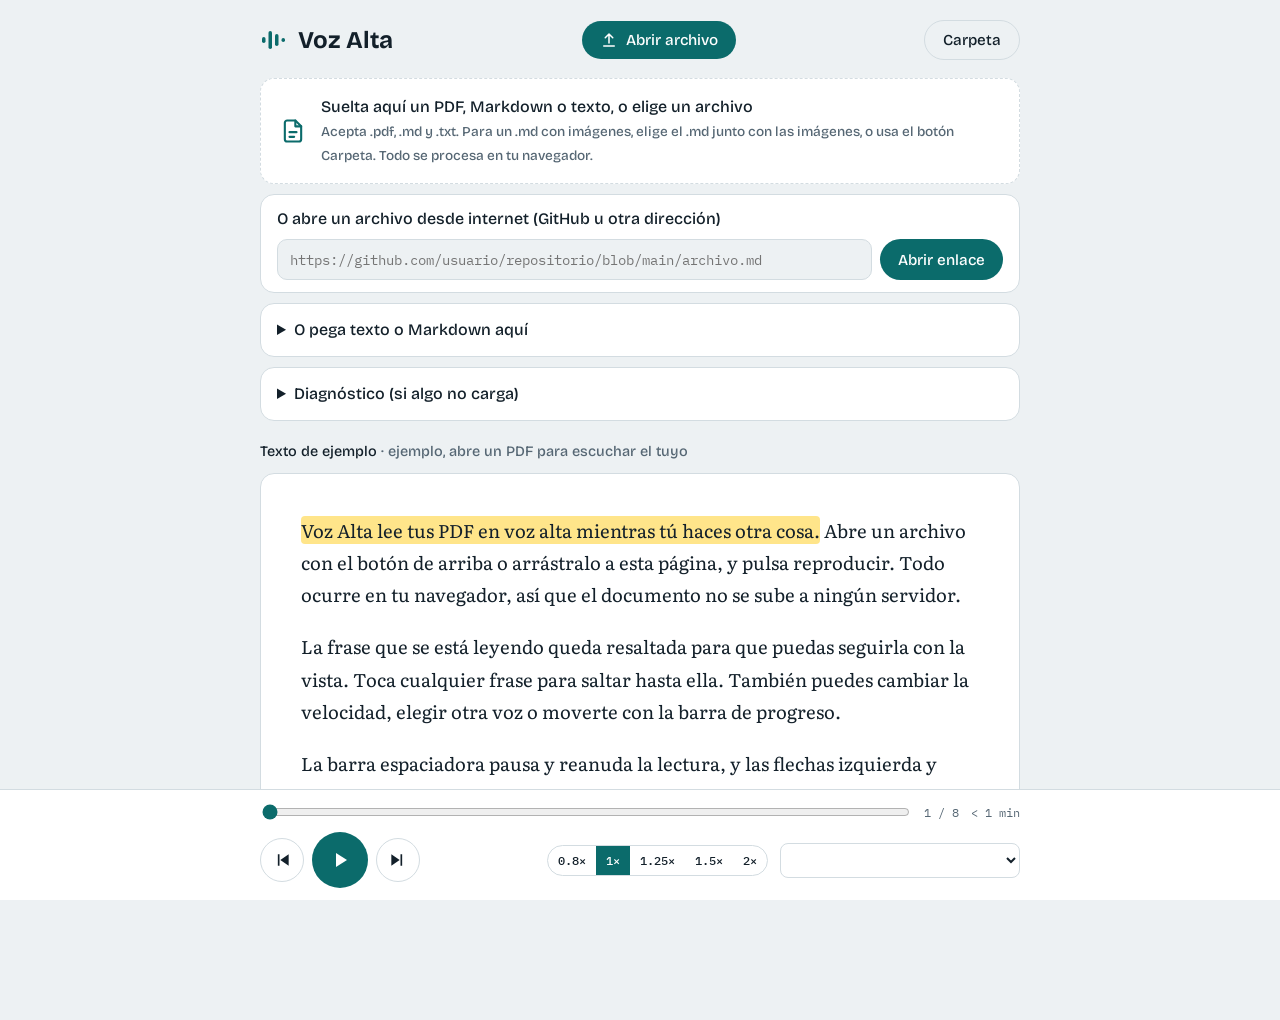
<file: index.html>
<!doctype html>
<html lang="es">
<head>
<meta charset="utf-8">
<meta name="viewport" content="width=device-width, initial-scale=1, viewport-fit=cover">
<title>Voz Alta</title>
<link rel="stylesheet" href="css/styles.css?v=3">
</head>
<body>

<div class="wrap">
  <header class="top">
    <div class="brand">
      <svg viewBox="0 0 28 28" fill="currentColor" aria-hidden="true"><rect x="2" y="11" width="3.5" height="6" rx="1.75"/><rect x="8.5" y="5" width="3.5" height="18" rx="1.75"/><rect x="15" y="8" width="3.5" height="12" rx="1.75"/><rect x="21.5" y="12" width="3.5" height="4" rx="1.75"/></svg>
      Voz Alta
    </div>
    <span class="btn filebtn">
      <svg viewBox="0 0 24 24" fill="none" stroke="currentColor" stroke-width="2" stroke-linecap="round" stroke-linejoin="round" aria-hidden="true"><path d="M12 16V4M7 9l5-5 5 5M5 20h14"/></svg>
      Abrir archivo
    <input type="file" id="file2" class="ovl" multiple aria-label="Abrir archivo PDF, Markdown o texto, con sus imágenes">
    </span>
    <span class="btn ghost filebtn" title="Elige una carpeta con el .md y sus imágenes">Carpeta
      <input type="file" id="folder" class="ovl" webkitdirectory multiple aria-label="Abrir una carpeta con documentos e imágenes">
    </span>
  </header>

  <label class="drop" id="drop" for="file">
    <svg viewBox="0 0 24 24" fill="none" stroke="currentColor" stroke-width="1.8" stroke-linecap="round" stroke-linejoin="round" aria-hidden="true"><path d="M14 3H7a2 2 0 0 0-2 2v14a2 2 0 0 0 2 2h10a2 2 0 0 0 2-2V8z"/><path d="M14 3v5h5M9 13h6M9 17h4"/></svg>
    <span><b>Suelta aquí un PDF, Markdown o texto, o elige un archivo</b><small>Acepta .pdf, .md y .txt. Para un .md con imágenes, elige el .md junto con las imágenes, o usa el botón Carpeta. Todo se procesa en tu navegador.</small></span>
    <input type="file" id="file" class="ovl" multiple aria-label="Elegir archivo PDF, Markdown o texto, con sus imágenes">
  </label>

  <form class="urlrow" id="urlform" autocomplete="off">
    <label for="urlin">O abre un archivo desde internet (GitHub u otra dirección)</label>
    <div class="row">
      <input type="url" id="urlin" inputmode="url" placeholder="https://github.com/usuario/repositorio/blob/main/archivo.md">
      <button class="btn" id="urlgo" type="submit">Abrir enlace</button>
    </div>
  </form>

  <details class="paste" id="paste">
    <summary>O pega texto o Markdown aquí</summary>
    <textarea id="pastetxt" placeholder="Pega aquí el texto que quieres escuchar" aria-label="Texto a leer"></textarea>
    <div class="row">
      <button class="btn" id="pastego" type="button">Leer este texto</button>
      <label><input type="checkbox" id="pastemd" checked> Es Markdown</label>
    </div>
  </details>

  <details class="paste" id="diag">
    <summary>Diagnóstico (si algo no carga)</summary>
    <pre id="diaglog" style="white-space:pre-wrap;overflow-wrap:anywhere;font:0.75rem/1.5 var(--mono);color:var(--muted);margin:8px 0 4px"></pre>
  </details>

  <div class="meta">
    <div><select id="docpick" hidden aria-label="Documento de la carpeta"></select> <strong id="name">Texto de ejemplo</strong> <span id="status" role="status"></span></div>
  </div>

  <section class="ocr" id="ocr" hidden aria-live="polite">
    <strong id="ocrmsg"></strong>
    <div class="ocr-row">
      <label>Idioma del texto
        <select id="ocrlang" aria-label="Idioma del texto a reconocer">
          <option value="spa">Español</option>
          <option value="eng">English</option>
          <option value="fra">Français</option>
          <option value="por">Português</option>
          <option value="deu">Deutsch</option>
          <option value="ita">Italiano</option>
        </select>
      </label>
      <button class="btn" id="ocrgo" type="button">Reconocer texto (OCR)</button>
      <button class="btn ghost" id="ocrcancel" type="button" hidden>Cancelar</button>
    </div>
    <progress id="ocrbar" max="100" value="0" hidden></progress>
    <small>El motor y los idiomas están en la carpeta vendor, así que funciona sin conexión. Las páginas se procesan en tu navegador. El resultado puede tener errores.</small>
  </section>

  <article class="doc" id="doc"></article>
</div>

<footer class="player">
  <div class="pin">
    <div class="prog">
      <input type="range" id="seek" min="0" max="0" value="0" step="1" aria-label="Progreso de lectura">
      <span id="count">0 / 0</span>
      <span id="remain"></span>
    </div>
    <div class="ctl">
      <div class="transport">
        <button class="ic" id="prev" type="button" aria-label="Frase anterior"><svg viewBox="0 0 24 24"><path d="M7 5h2v14H7zM20 5v14L10 12z"/></svg></button>
        <button class="ic play" id="play" type="button" aria-label="Reproducir"></button>
        <button class="ic" id="next" type="button" aria-label="Frase siguiente"><svg viewBox="0 0 24 24"><path d="M15 5h2v14h-2zM4 5v14l10-7z"/></svg></button>
      </div>
      <div class="opts">
        <div class="pager" id="pager" role="group" aria-label="Páginas" hidden>
          <button type="button" id="pprev" aria-label="Página anterior"><svg viewBox="0 0 24 24" width="18" height="18" fill="none" stroke="currentColor" stroke-width="2.2" stroke-linecap="round" stroke-linejoin="round" aria-hidden="true"><path d="M15 6l-6 6 6 6"/></svg></button>
          <input type="number" id="pnum" min="1" value="1" inputmode="numeric" aria-label="Número de página">
          <span id="ptotal"></span>
          <button type="button" id="pnext" aria-label="Página siguiente"><svg viewBox="0 0 24 24" width="18" height="18" fill="none" stroke="currentColor" stroke-width="2.2" stroke-linecap="round" stroke-linejoin="round" aria-hidden="true"><path d="M9 6l6 6-6 6"/></svg></button>
        </div>
        <div class="speeds" id="speeds" role="group" aria-label="Velocidad">
          <button type="button" data-r="0.8" aria-pressed="false">0.8×</button>
          <button type="button" data-r="1" aria-pressed="true">1×</button>
          <button type="button" data-r="1.25" aria-pressed="false">1.25×</button>
          <button type="button" data-r="1.5" aria-pressed="false">1.5×</button>
          <button type="button" data-r="2" aria-pressed="false">2×</button>
        </div>
        <select id="voice" aria-label="Voz"></select>
      </div>
    </div>
  </div>
</footer>

<script src="vendor/pdfjs/pdf.min.js"></script>
<script src="vendor/tesseract/tesseract.min.js"></script>
<script src="js/app.js?v=3"></script>

</body>
</html>
</file>
<file: css/styles.css>
@font-face{font-family:'Bricolage Grotesque';font-weight:500;font-style:normal;font-display:swap;src:url('../fonts/bricolage-grotesque-latin-500-normal.woff2') format('woff2');}
@font-face{font-family:'Bricolage Grotesque';font-weight:700;font-style:normal;font-display:swap;src:url('../fonts/bricolage-grotesque-latin-700-normal.woff2') format('woff2');}
@font-face{font-family:'Literata';font-weight:400;font-style:normal;font-display:swap;src:url('../fonts/literata-latin-400-normal.woff2') format('woff2');}
@font-face{font-family:'Literata';font-weight:600;font-style:normal;font-display:swap;src:url('../fonts/literata-latin-600-normal.woff2') format('woff2');}
@font-face{font-family:'IBM Plex Mono';font-weight:400;font-style:normal;font-display:swap;src:url('../fonts/ibm-plex-mono-latin-400-normal.woff2') format('woff2');}
@font-face{font-family:'IBM Plex Mono';font-weight:500;font-style:normal;font-display:swap;src:url('../fonts/ibm-plex-mono-latin-500-normal.woff2') format('woff2');}

/* Layout: una columna de lectura (760px) con barra de reproduccion fija abajo. La frase activa se resalta como marcador. */
:root {
  --bg: #EDF1F3;
  --surface: #FFFFFF;
  --ink: #13202A;
  --muted: #566774;
  --line: #D3DCE1;
  --accent: #0B6B6B;
  --accent-ink: #FFFFFF;
  --mark: #FFE58A;
  --mark-ink: #13202A;
  --player: #FFFFFF;
  --danger: #A52A2A;
  --ui: "Bricolage Grotesque", system-ui, -apple-system, "Segoe UI", sans-serif;
  --read: "Literata", Georgia, "Times New Roman", serif;
  --mono: "IBM Plex Mono", ui-monospace, "SFMono-Regular", Menlo, monospace;
}
@media (prefers-color-scheme: dark) {
  :root:not([data-theme="light"]) {
    --bg: #0E181D; --surface: #142229; --ink: #E4ECEF; --muted: #93A6B1; --line: #25363F;
    --accent: #5FD3C6; --accent-ink: #06201D; --mark: #5B4A12; --mark-ink: #FFF4CC; --player: #17262E; --danger: #FF9A9A;
    color-scheme: dark;
  }
}
:root[data-theme="dark"] {
  --bg: #0E181D; --surface: #142229; --ink: #E4ECEF; --muted: #93A6B1; --line: #25363F;
  --accent: #5FD3C6; --accent-ink: #06201D; --mark: #5B4A12; --mark-ink: #FFF4CC; --player: #17262E; --danger: #FF9A9A;
  color-scheme: dark;
}
* { box-sizing: border-box; }
body {
  background: var(--bg);
  color: var(--ink);
  font: 16px/1.5 var(--ui);
  padding-left: max(16px, env(safe-area-inset-left, 0px));
  padding-right: max(16px, env(safe-area-inset-right, 0px));
  padding-block: 20px 230px;
}
.wrap { max-width: 760px; margin: 0 auto; }
.top { display: flex; align-items: center; justify-content: space-between; gap: 12px; margin-bottom: 18px; }
.brand { display: flex; align-items: center; gap: 10px; font-weight: 700; font-size: 1.5rem; letter-spacing: -0.01em; }
.brand svg { width: 28px; height: 28px; color: var(--accent); }
.btn { display: inline-flex; align-items: center; gap: 8px; background: var(--accent); color: var(--accent-ink); border: 0; border-radius: 999px; padding: 10px 18px; font: 500 0.95rem var(--ui); cursor: pointer; }
.btn svg { width: 18px; height: 18px; }
:focus-visible { outline: 2px solid var(--accent); outline-offset: 2px; }
.drop { display: flex; align-items: center; gap: 14px; background: var(--surface); border: 1.5px dashed var(--line); border-radius: 14px; padding: 16px 18px; cursor: pointer; transition: border-color .15s; }
.drop:hover, .drop.over { border-color: var(--accent); }
.drop svg { width: 28px; height: 28px; flex: none; color: var(--accent); }
.drop b { display: block; font-weight: 500; }
.drop small { color: var(--muted); font-size: 0.85rem; }
.drop { position: relative; }
.ovl { position: absolute; inset: 0; width: 100%; height: 100%; opacity: 0; cursor: pointer; font-size: 0; border: 0; padding: 0; margin: 0; }
.btn.filebtn { position: relative; overflow: hidden; }
details.paste { margin-top: 10px; background: var(--surface); border: 1px solid var(--line); border-radius: 14px; padding: 10px 16px; }
details.paste summary { cursor: pointer; font-weight: 500; padding: 4px 0; }
details.paste textarea { width: 100%; min-height: 9em; margin: 10px 0; padding: 10px 12px; background: var(--bg); color: var(--ink); border: 1px solid var(--line); border-radius: 10px; font: 0.95rem/1.5 var(--read); resize: vertical; }
details.paste .row { display: flex; flex-wrap: wrap; align-items: center; gap: 10px 16px; padding-bottom: 6px; }
details.paste label { display: flex; align-items: center; gap: 6px; font-size: 0.9rem; color: var(--muted); }
.meta { display: flex; flex-wrap: wrap; align-items: center; justify-content: space-between; gap: 8px 16px; margin: 20px 0 10px; color: var(--muted); font-size: 0.9rem; }
.meta strong { color: var(--ink); font-weight: 500; overflow-wrap: anywhere; }
#status.err { color: var(--danger); }
select { background: var(--surface); color: var(--ink); border: 1px solid var(--line); border-radius: 8px; padding: 7px 10px; font: 0.85rem var(--ui); min-width: 0; max-width: 100%; }
.doc { background: var(--surface); border: 1px solid var(--line); border-radius: 14px; padding: clamp(18px, 4vw, 40px); font: 1.15rem/1.75 var(--read); }
.doc, .doc * { overflow-wrap: anywhere; }
.doc p { margin: 0 0 1.1em; max-width: 66ch; }
.doc p:last-child { margin-bottom: 0; }
.pg { display: flex; align-items: center; gap: 10px; margin: 30px 0 12px; font: 500 0.7rem var(--mono); letter-spacing: 0.12em; text-transform: uppercase; color: var(--muted); }
.pg::after { content: ""; flex: 1; height: 1px; background: var(--line); }
.pg:first-child { margin-top: 0; }
.s { cursor: pointer; border-radius: 4px; transition: background .15s; }
.s:hover { background: color-mix(in srgb, var(--mark) 45%, transparent); }
.s.now { background: var(--mark); color: var(--mark-ink); box-decoration-break: clone; -webkit-box-decoration-break: clone; }
.player { position: fixed; left: 0; right: 0; bottom: 0; z-index: 5; background: var(--player); border-top: 1px solid var(--line);
  padding: 12px max(16px, env(safe-area-inset-right, 0px)) calc(12px + env(safe-area-inset-bottom, 0px)) max(16px, env(safe-area-inset-left, 0px)); }
.pin { max-width: 760px; margin: 0 auto; display: grid; gap: 10px; }
.prog { display: flex; align-items: center; gap: 12px; font: 400 0.75rem var(--mono); color: var(--muted); }
.prog input { flex: 1; min-width: 0; accent-color: var(--accent); }
.prog span { white-space: nowrap; font-variant-numeric: tabular-nums; }
.ctl { display: flex; flex-wrap: wrap; align-items: center; justify-content: space-between; gap: 10px 16px; }
.transport { display: flex; align-items: center; gap: 8px; }
.ic { width: 44px; height: 44px; border-radius: 50%; border: 1px solid var(--line); background: transparent; color: var(--ink); display: grid; place-items: center; cursor: pointer; padding: 0; }
.ic svg { width: 20px; height: 20px; fill: currentColor; }
.ic.play { width: 56px; height: 56px; background: var(--accent); color: var(--accent-ink); border: 0; }
.ic.play svg { width: 24px; height: 24px; }
.opts { display: flex; flex-wrap: wrap; align-items: center; gap: 8px 12px; flex: 1 1 260px; justify-content: flex-end; }
.speeds { display: flex; border: 1px solid var(--line); border-radius: 999px; overflow: hidden; }
.speeds button { background: transparent; color: var(--ink); border: 0; padding: 7px 10px; font: 500 0.75rem var(--mono); cursor: pointer; }
.speeds button[aria-pressed="true"] { background: var(--accent); color: var(--accent-ink); }
#voice { flex: 1 1 150px; max-width: 240px; }
.hint { color: var(--muted); font-size: 0.8rem; text-align: right; }
.pager { display: flex; align-items: center; gap: 4px; border: 1px solid var(--line); border-radius: 999px; padding: 2px; }
.pager button { width: 34px; height: 34px; border: 0; border-radius: 50%; background: transparent; color: var(--ink); display: grid; place-items: center; cursor: pointer; padding: 0; }
.pager button:disabled { opacity: 0.35; cursor: default; }
.pager input { width: 3.4em; text-align: center; font: 500 0.85rem var(--mono); background: transparent; color: var(--ink); border: 0; border-bottom: 1px solid var(--line); padding: 4px 0; border-radius: 0; -moz-appearance: textfield; font-variant-numeric: tabular-nums; }
.pager input::-webkit-inner-spin-button, .pager input::-webkit-outer-spin-button { -webkit-appearance: none; margin: 0; }
.pager span { font: 400 0.75rem var(--mono); color: var(--muted); padding: 0 6px 0 4px; white-space: nowrap; }
h2.sec { font: 700 1.35rem/1.25 var(--ui); letter-spacing: -0.01em; margin: 2.2em 0 0.7em; padding-top: 1.1em; border-top: 1px solid var(--line); text-wrap: balance; }
h2.sec:first-child { margin-top: 0; padding-top: 0; border-top: 0; font-size: 1.7rem; }
figure.fig { margin: 1.4em 0; text-align: center; }
figure.fig img { max-width: 100%; height: auto; border-radius: 8px; border: 1px solid var(--line); background: #fff; }
figure.fig figcaption { font: 0.85rem/1.4 var(--ui); color: var(--muted); margin-top: 8px; }
.fig-missing { border: 1px dashed var(--line); border-radius: 8px; padding: 14px; margin: 0 auto; max-width: 66ch; color: var(--muted); font: 0.85rem/1.5 var(--ui); overflow-wrap: anywhere; }
form.urlrow { margin-top: 10px; background: var(--surface); border: 1px solid var(--line); border-radius: 14px; padding: 12px 16px; }
form.urlrow label { display: block; font-weight: 500; margin-bottom: 8px; }
form.urlrow .row { display: flex; flex-wrap: wrap; gap: 8px; }
form.urlrow input { flex: 1 1 260px; min-width: 0; padding: 10px 12px; background: var(--bg); color: var(--ink); border: 1px solid var(--line); border-radius: 10px; font: 0.9rem var(--mono); }
[hidden] { display: none !important; }
.doc:empty::before { content: "Aquí aparecerá el texto del PDF."; color: var(--muted); font: 1rem var(--ui); }
.btn.ghost { background: transparent; color: var(--ink); border: 1px solid var(--line); }
.ocr { background: var(--surface); border: 1px solid var(--accent); border-radius: 14px; padding: 16px 18px; margin: 0 0 16px; display: grid; gap: 10px; }
.ocr strong { font-weight: 500; }
.ocr small { color: var(--muted); font-size: 0.82rem; }
.ocr-row { display: flex; flex-wrap: wrap; align-items: center; gap: 10px 14px; }
.ocr-row label { display: flex; align-items: center; gap: 8px; font-size: 0.9rem; color: var(--muted); }
.ocr progress { width: 100%; height: 8px; accent-color: var(--accent); }
@media (prefers-reduced-motion: reduce) { .s, .drop { transition: none; } }

body { margin: 0; }
</file>
